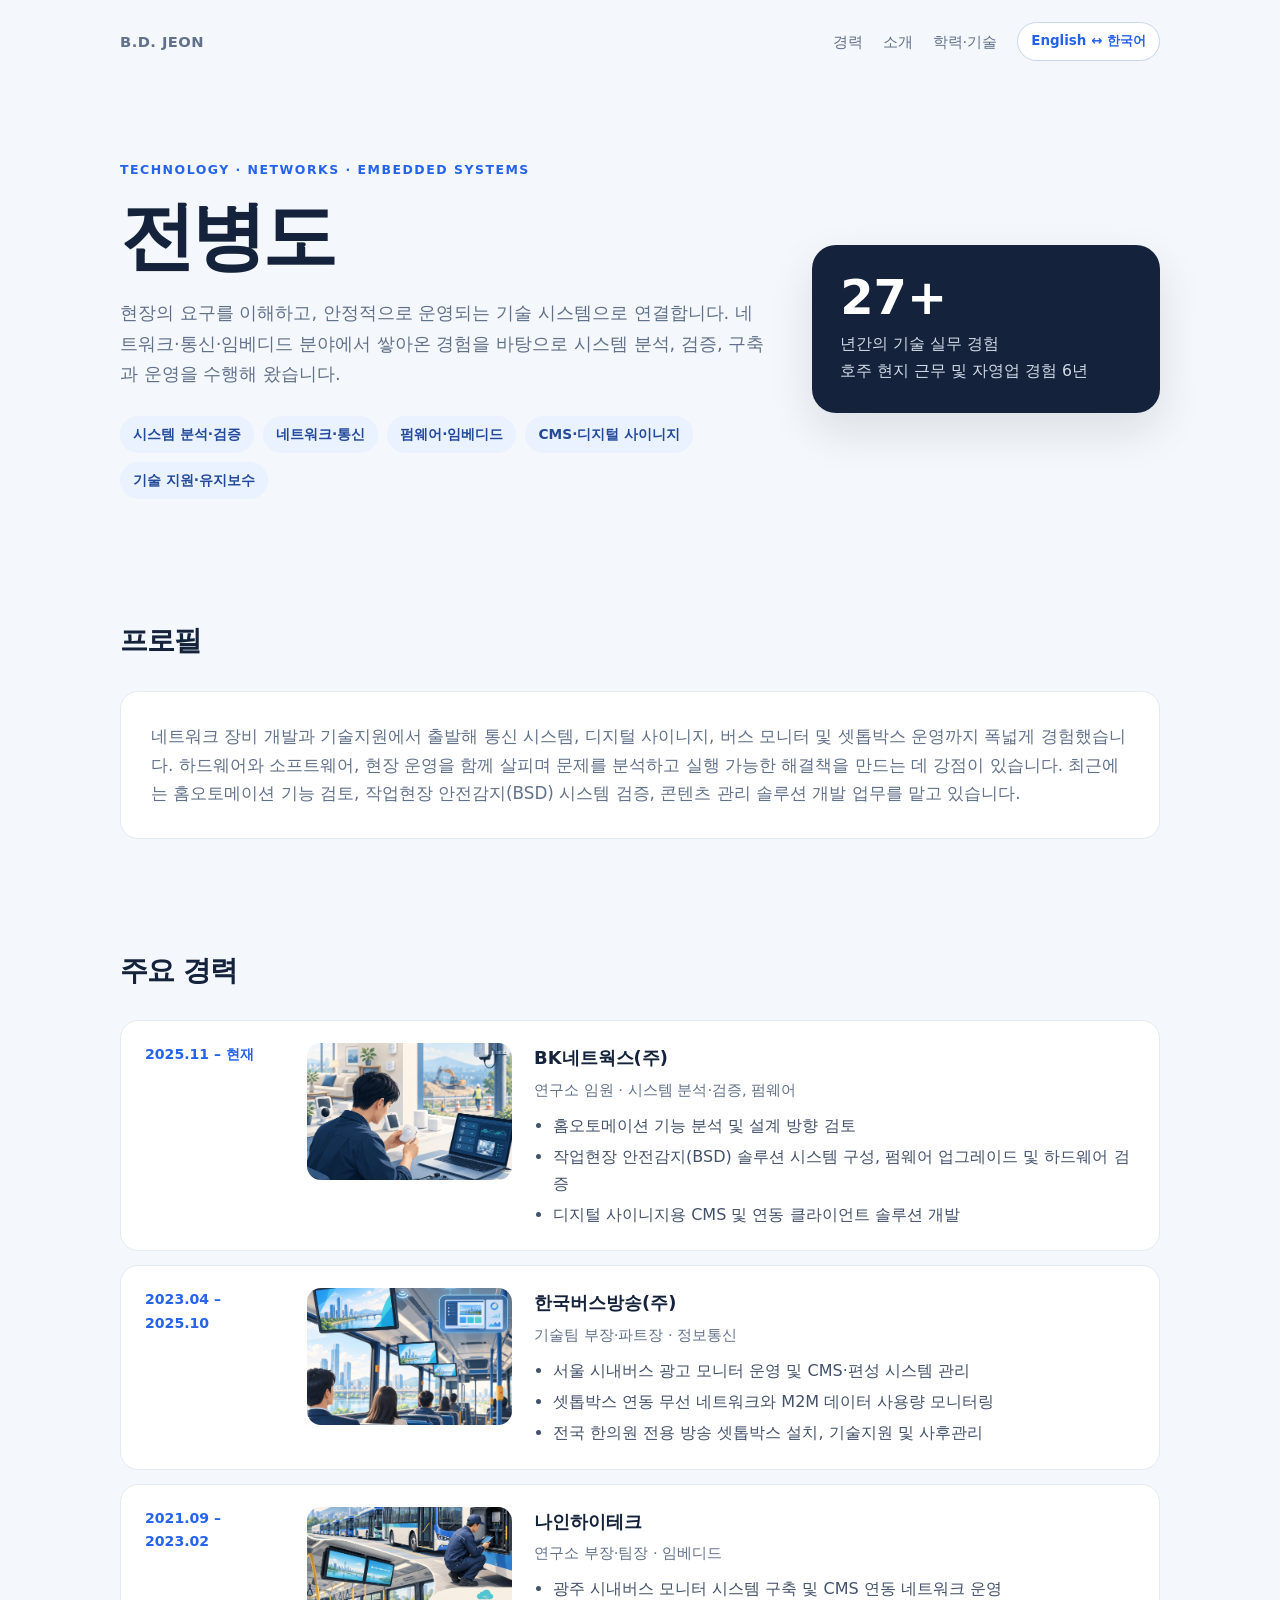
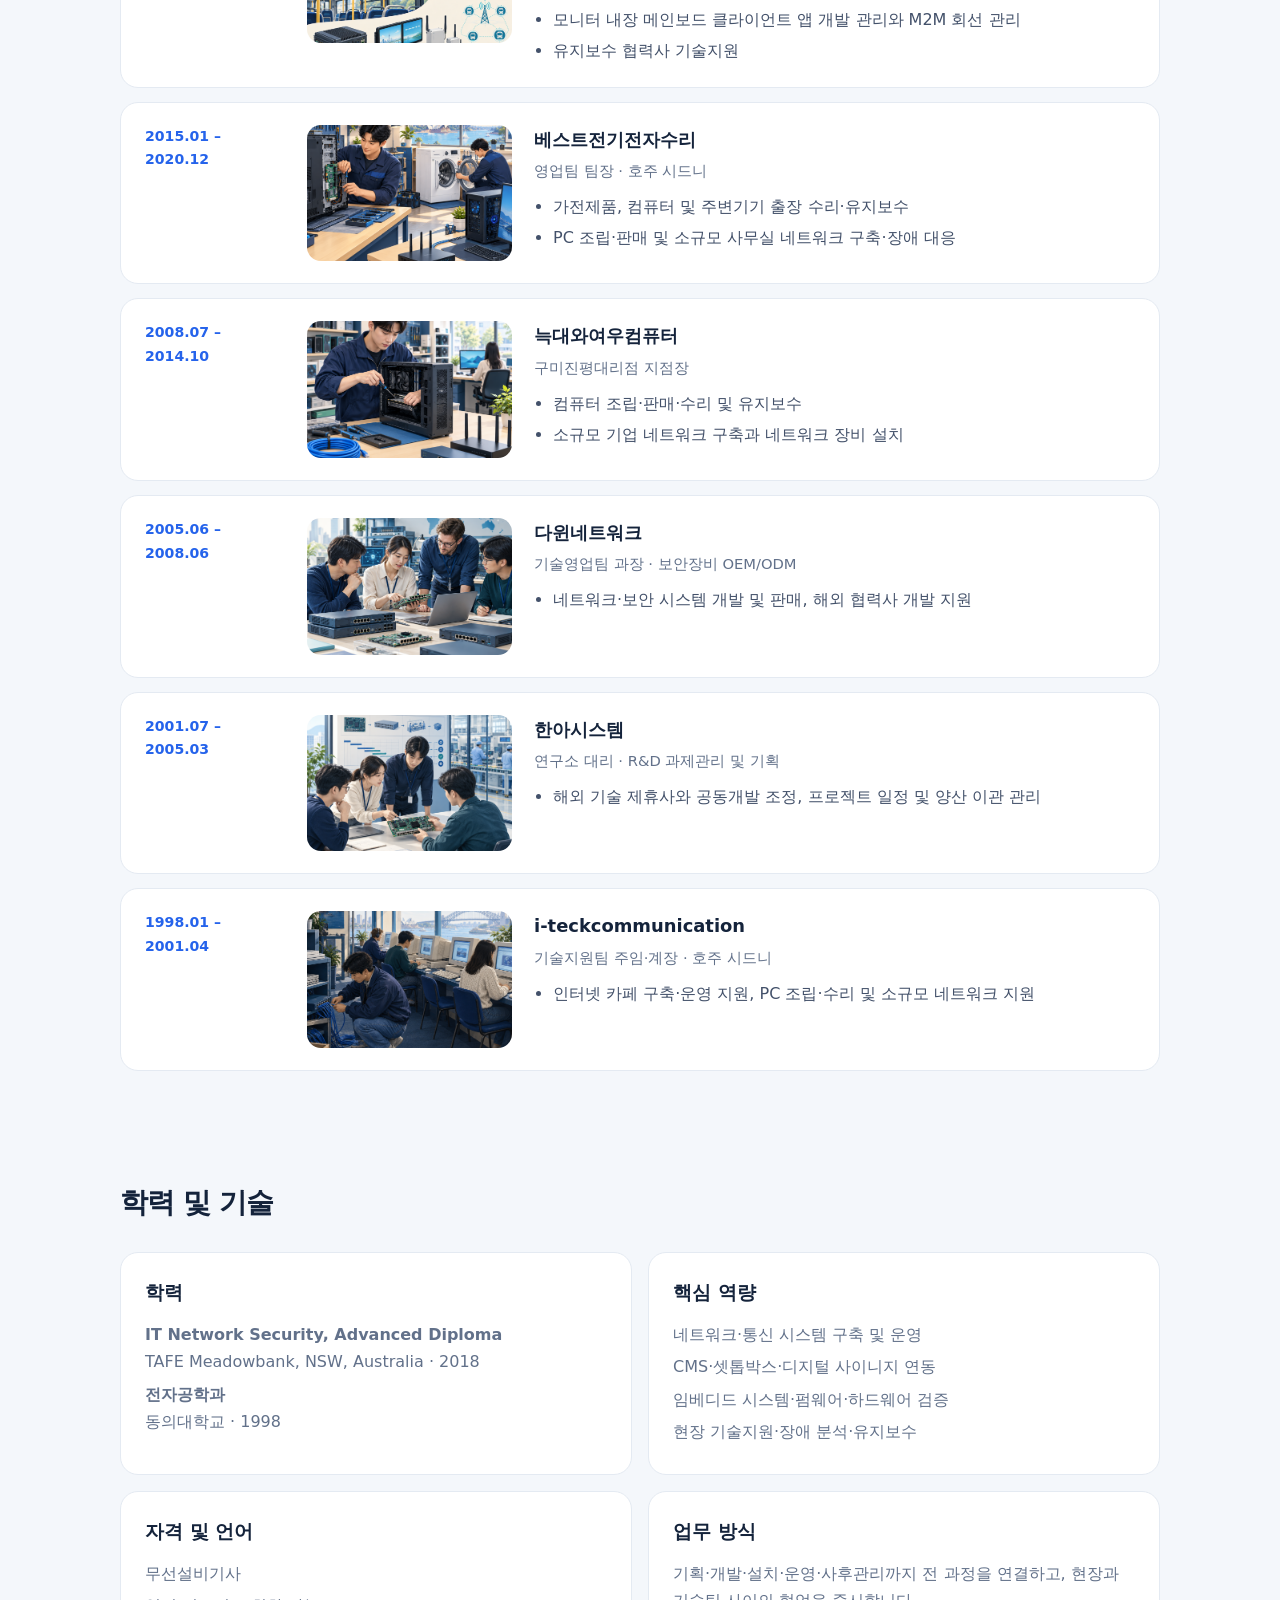
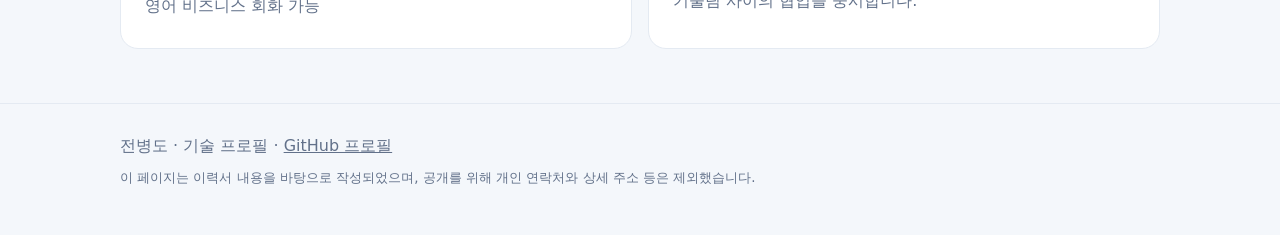
<file: index.html>
<!doctype html>
<html lang="en">
<head>
  <meta charset="utf-8">
  <meta name="viewport" content="width=device-width, initial-scale=1">
  <meta id="page-description" name="description" content="Technology profile of B.D. Jeon, with 27+ years of experience across networks, communications, embedded systems and technical operations.">
  <meta property="og:type" content="website">
  <title id="page-title">B.D. Jeon | Technology Profile</title>
  <style>
    :root {
      --ink: #14233b;
      --muted: #62718a;
      --blue: #2563eb;
      --line: #e4eaf2;
      --paper: #fff;
      --bg: #f4f7fb;
      --pale: #eaf1ff;
      --shadow: 0 18px 45px rgba(20, 35, 59, .11);
    }
    * { box-sizing: border-box; }
    html { scroll-behavior: smooth; }
    body {
      margin: 0;
      background: var(--bg);
      color: var(--ink);
      font-family: system-ui, -apple-system, "Segoe UI", sans-serif;
      line-height: 1.7;
    }
    a { color: inherit; }
    .wrap { width: min(1040px, calc(100% - 40px)); margin: auto; }
    nav {
      display: flex;
      justify-content: space-between;
      align-items: center;
      gap: 20px;
      padding: 22px 0;
    }
    .brand { font-weight: 800; letter-spacing: .03em; text-decoration: none; }
    nav > div { display: flex; align-items: center; gap: 20px; }
    nav a { color: var(--muted); text-decoration: none; font-size: .92rem; }
    nav a:hover, footer a:hover { color: var(--blue); }
    #language-toggle {
      border: 1px solid #c8d6ee;
      border-radius: 999px;
      background: var(--paper);
      color: var(--blue);
      cursor: pointer;
      font: inherit;
      font-size: .84rem;
      font-weight: 750;
      padding: 7px 13px;
      white-space: nowrap;
    }
    #language-toggle:hover { background: var(--pale); }
    .en, .ko { display: inline; }
    .ko { display: none; }
    body.lang-ko .en { display: none; }
    body.lang-ko .ko { display: inline; }
    .hero {
      padding: 76px 0 64px;
      display: grid;
      grid-template-columns: 1.5fr .8fr;
      gap: 40px;
      align-items: center;
    }
    .eyebrow {
      color: var(--blue);
      font-weight: 750;
      letter-spacing: .12em;
      text-transform: uppercase;
      font-size: .78rem;
    }
    h1 {
      font-size: clamp(2.6rem, 6vw, 4.7rem);
      line-height: 1.12;
      letter-spacing: -.055em;
      margin: 14px 0 20px;
    }
    .hero > div > p { font-size: 1.12rem; color: var(--muted); max-width: 650px; margin: 0; }
    .hero-card {
      background: var(--ink);
      color: #fff;
      border-radius: 24px;
      padding: 28px;
      box-shadow: var(--shadow);
    }
    .hero-card .num { font-size: 3rem; font-weight: 850; line-height: 1; }
    .hero-card p { color: #d0d8e6; font-size: .98rem; margin: 10px 0 0; }
    .chips { display: flex; flex-wrap: wrap; gap: 9px; margin-top: 26px; }
    .chip {
      background: var(--pale);
      color: #244b9b;
      border-radius: 999px;
      padding: 7px 13px;
      font-size: .86rem;
      font-weight: 650;
    }
    section { padding: 54px 0; }
    section h2 { font-size: 1.75rem; letter-spacing: -.035em; margin: 0 0 26px; }
    .intro, .panel, .job {
      background: var(--paper);
      border: 1px solid var(--line);
      border-radius: 18px;
    }
    .intro { padding: 30px; }
    .intro p { margin: 0; color: var(--muted); font-size: 1.05rem; }
    .timeline { display: grid; gap: 14px; }
    .job {
      display: grid;
      grid-template-columns: 140px 205px minmax(0, 1fr);
      gap: 22px;
      align-items: start;
      padding: 22px 24px;
    }
    .job-visual { margin: 0; }
    .job-visual img {
      display: block;
      width: 100%;
      aspect-ratio: 3 / 2;
      object-fit: cover;
      border-radius: 14px;
      background: var(--pale);
    }
    .date { color: var(--blue); font-size: .88rem; font-weight: 750; }
    .job h3 { margin: 0; font-size: 1.12rem; }
    .role { color: var(--muted); font-size: .92rem; margin: 3px 0 10px; }
    .job ul { padding-left: 19px; margin: 0; color: #43516a; }
    .job li + li { margin-top: 4px; }
    .grid { display: grid; grid-template-columns: repeat(2, 1fr); gap: 16px; }
    .panel { padding: 24px; }
    .panel h3 { margin: 0 0 12px; }
    .panel p { margin: 5px 0; color: var(--muted); }
    footer { border-top: 1px solid var(--line); padding: 28px 0 46px; color: var(--muted); }
    footer small { display: block; margin-top: 8px; line-height: 1.6; }
    @media (max-width: 820px) {
      .hero { grid-template-columns: 1fr; padding-top: 48px; }
      .job { grid-template-columns: 110px 1fr; }
      .job-visual { grid-row: span 2; }
      .job > div:last-child { grid-column: 2; }
    }
    @media (max-width: 560px) {
      .wrap { width: min(100% - 28px, 1040px); }
      nav { align-items: flex-start; gap: 12px; }
      nav > div { flex-wrap: wrap; justify-content: flex-end; gap: 8px 12px; }
      .hero { padding-bottom: 36px; }
      section { padding: 36px 0; }
      .grid { grid-template-columns: 1fr; }
      .job { grid-template-columns: 1fr; gap: 14px; }
      .job-visual { grid-row: auto; }
      .job > div:last-child { grid-column: auto; }
    }
  </style>
</head>
<body class="lang-ko">
  <header class="wrap">
    <nav aria-label="Primary navigation">
      <a class="brand" href="#top">B.D. JEON</a>
      <div>
        <a href="#career"><span class="en">Career</span><span class="ko">경력</span></a>
        <a href="#about"><span class="en">About</span><span class="ko">소개</span></a>
        <a href="#education"><span class="en">Education &amp; Skills</span><span class="ko">학력·기술</span></a>
        <button id="language-toggle" type="button" aria-label="Switch to Korean">한국어 ↔ English</button>
      </div>
    </nav>
  </header>

  <main id="top">
    <section class="wrap hero">
      <div>
        <div class="eyebrow">Technology · Networks · Embedded Systems</div>
        <h1><span class="en">Bill Jeon</span><span class="ko">전병도</span></h1>
        <p><span class="en">I understand the needs of the field and connect them to technology systems that operate reliably. With experience across networks, communications and embedded systems, I work across analysis, validation, deployment and ongoing operations.</span><span class="ko">현장의 요구를 이해하고, 안정적으로 운영되는 기술 시스템으로 연결합니다. 네트워크·통신·임베디드 분야에서 쌓아온 경험을 바탕으로 시스템 분석, 검증, 구축과 운영을 수행해 왔습니다.</span></p>
        <div class="chips" aria-label="Areas of expertise">
          <span class="chip"><span class="en">Systems Analysis &amp; Validation</span><span class="ko">시스템 분석·검증</span></span>
          <span class="chip"><span class="en">Networks &amp; Communications</span><span class="ko">네트워크·통신</span></span>
          <span class="chip"><span class="en">Firmware &amp; Embedded Systems</span><span class="ko">펌웨어·임베디드</span></span>
          <span class="chip"><span class="en">CMS &amp; Digital Signage</span><span class="ko">CMS·디지털 사이니지</span></span>
          <span class="chip"><span class="en">Technical Support &amp; Maintenance</span><span class="ko">기술 지원·유지보수</span></span>
        </div>
      </div>
      <aside class="hero-card">
        <div class="num">27+</div>
        <p><span class="en">Years of hands-on technology experience, including six years working and running a business in Australia.</span><span class="ko">년간의 기술 실무 경험<br>호주 현지 근무 및 자영업 경험 6년</span></p>
      </aside>
    </section>

    <section class="wrap" id="about">
      <h2><span class="en">Profile</span><span class="ko">프로필</span></h2>
      <div class="intro">
        <p><span class="en">My experience spans network equipment development and technical support, communications systems, digital signage, bus monitors and set-top box operations. I bring hardware, software and field operations together to analyze problems and build practical solutions. More recently, my work has included home automation feature reviews, validation of blind-spot detection (BSD) systems for work sites, and the development of content management solutions.</span><span class="ko">네트워크 장비 개발과 기술지원에서 출발해 통신 시스템, 디지털 사이니지, 버스 모니터 및 셋톱박스 운영까지 폭넓게 경험했습니다. 하드웨어와 소프트웨어, 현장 운영을 함께 살피며 문제를 분석하고 실행 가능한 해결책을 만드는 데 강점이 있습니다. 최근에는 홈오토메이션 기능 검토, 작업현장 안전감지(BSD) 시스템 검증, 콘텐츠 관리 솔루션 개발 업무를 맡고 있습니다.</span></p>
      </div>
    </section>

    <section class="wrap" id="career">
      <h2><span class="en">Career</span><span class="ko">주요 경력</span></h2>
      <div class="timeline">
        <article class="job">
          <div class="date"><span class="en">Nov 2025 – Present</span><span class="ko">2025.11 – 현재</span></div>
          <figure class="job-visual">
            <img src="./career-bk-networks.png" alt="Technology engineer reviewing smart-home devices and a work-site safety detection system" data-alt-en="Technology engineer reviewing smart-home devices and a work-site safety detection system" data-alt-ko="스마트홈 기기와 작업현장 안전감지 시스템을 점검하는 기술 엔지니어" loading="lazy" decoding="async">
          </figure>
          <div>
            <h3><span class="en">BK Networks Co., Ltd.</span><span class="ko">BK네트웍스(주)</span></h3>
            <div class="role"><span class="en">Executive Director, R&amp;D Lab · Systems Analysis, Validation &amp; Firmware</span><span class="ko">연구소 임원 · 시스템 분석·검증, 펌웨어</span></div>
            <ul>
              <li><span class="en">Review home automation features and product direction.</span><span class="ko">홈오토메이션 기능 분석 및 설계 방향 검토</span></li>
              <li><span class="en">Configure work-site blind-spot detection (BSD) systems, upgrade firmware and validate hardware.</span><span class="ko">작업현장 안전감지(BSD) 솔루션 시스템 구성, 펌웨어 업그레이드 및 하드웨어 검증</span></li>
              <li><span class="en">Develop CMS and client solutions for digital signage.</span><span class="ko">디지털 사이니지용 CMS 및 연동 클라이언트 솔루션 개발</span></li>
            </ul>
          </div>
        </article>

        <article class="job">
          <div class="date"><span class="en">Apr 2023 – Oct 2025</span><span class="ko">2023.04 – 2025.10</span></div>
          <figure class="job-visual">
            <img src="./career-korea-bus-broadcast.png" alt="City bus digital advertising monitors, set-top boxes and a content management system" data-alt-en="City bus digital advertising monitors, set-top boxes and a content management system" data-alt-ko="시내버스 디지털 광고 모니터와 셋톱박스, 콘텐츠 관리 시스템" loading="lazy" decoding="async">
          </figure>
          <div>
            <h3><span class="en">Korea Bus Broadcasting Co., Ltd.</span><span class="ko">한국버스방송(주)</span></h3>
            <div class="role"><span class="en">Technical Team General Manager &amp; Team Lead · Information &amp; Communications</span><span class="ko">기술팀 부장·파트장 · 정보통신</span></div>
            <ul>
              <li><span class="en">Operated advertising monitors on Seoul city buses and managed CMS and scheduling systems.</span><span class="ko">서울 시내버스 광고 모니터 운영 및 CMS·편성 시스템 관리</span></li>
              <li><span class="en">Monitored wireless networks connected to set-top boxes and M2M data usage.</span><span class="ko">셋톱박스 연동 무선 네트워크와 M2M 데이터 사용량 모니터링</span></li>
              <li><span class="en">Installed, supported and maintained dedicated broadcast set-top boxes for clinics nationwide.</span><span class="ko">전국 한의원 전용 방송 셋톱박스 설치, 기술지원 및 사후관리</span></li>
            </ul>
          </div>
        </article>

        <article class="job">
          <div class="date"><span class="en">Sep 2021 – Feb 2023</span><span class="ko">2021.09 – 2023.02</span></div>
          <figure class="job-visual">
            <img src="./career-ninehightech.png" alt="Field installation of bus monitors and embedded controllers with a network inspection" data-alt-en="Field installation of bus monitors and embedded controllers with a network inspection" data-alt-ko="버스 모니터와 임베디드 컨트롤러를 설치하고 네트워크를 점검하는 현장" loading="lazy" decoding="async">
          </figure>
          <div>
            <h3><span class="en">Nine High Tech</span><span class="ko">나인하이테크</span></h3>
            <div class="role"><span class="en">R&amp;D General Manager &amp; Team Lead · Embedded Systems</span><span class="ko">연구소 부장·팀장 · 임베디드</span></div>
            <ul>
              <li><span class="en">Deployed city bus monitor systems in Gwangju and operated their CMS-connected networks.</span><span class="ko">광주 시내버스 모니터 시스템 구축 및 CMS 연동 네트워크 운영</span></li>
              <li><span class="en">Managed development of the monitor mainboard client app and M2M lines.</span><span class="ko">모니터 내장 메인보드 클라이언트 앱 개발 관리와 M2M 회선 관리</span></li>
              <li><span class="en">Provided technical support to maintenance partners.</span><span class="ko">유지보수 협력사 기술지원</span></li>
            </ul>
          </div>
        </article>

        <article class="job">
          <div class="date"><span class="en">Jan 2015 – Dec 2020</span><span class="ko">2015.01 – 2020.12</span></div>
          <figure class="job-visual">
            <img src="./career-best-electronics-sydney.png" alt="Technician repairing appliances, computers and an office network in a Sydney workshop" data-alt-en="Technician repairing appliances, computers and an office network in a Sydney workshop" data-alt-ko="시드니 작업장에서 가전제품과 컴퓨터, 사무실 네트워크를 수리하는 기술자" loading="lazy" decoding="async">
          </figure>
          <div>
            <h3><span class="en">Best Electrical &amp; Electronics Repair</span><span class="ko">베스트전기전자수리</span></h3>
            <div class="role"><span class="en">Sales Team Lead · Sydney, Australia</span><span class="ko">영업팀 팀장 · 호주 시드니</span></div>
            <ul>
              <li><span class="en">Provided on-site repair and maintenance for appliances, computers and peripherals.</span><span class="ko">가전제품, 컴퓨터 및 주변기기 출장 수리·유지보수</span></li>
              <li><span class="en">Built and sold PCs, and set up and troubleshot small-office networks.</span><span class="ko">PC 조립·판매 및 소규모 사무실 네트워크 구축·장애 대응</span></li>
            </ul>
          </div>
        </article>

        <article class="job">
          <div class="date"><span class="en">Jul 2008 – Oct 2014</span><span class="ko">2008.07 – 2014.10</span></div>
          <figure class="job-visual">
            <img src="./career-wolf-and-fox-computer.png" alt="Computer store workstation for desktop assembly and network equipment installation" data-alt-en="Computer store workstation for desktop assembly and network equipment installation" data-alt-ko="컴퓨터 매장에서 데스크톱 조립과 네트워크 장비 설치를 하는 모습" loading="lazy" decoding="async">
          </figure>
          <div>
            <h3><span class="en">Wolf &amp; Fox Computer</span><span class="ko">늑대와여우컴퓨터</span></h3>
            <div class="role"><span class="en">Branch Manager, Gumi Jinpyeong Branch</span><span class="ko">구미진평대리점 지점장</span></div>
            <ul>
              <li><span class="en">Assembled, sold, repaired and maintained computers.</span><span class="ko">컴퓨터 조립·판매·수리 및 유지보수</span></li>
              <li><span class="en">Built small-business networks and installed network equipment.</span><span class="ko">소규모 기업 네트워크 구축과 네트워크 장비 설치</span></li>
            </ul>
          </div>
        </article>

        <article class="job">
          <div class="date"><span class="en">Jun 2005 – Jun 2008</span><span class="ko">2005.06 – 2008.06</span></div>
          <figure class="job-visual">
            <img src="./career-dawin-network.png" alt="Engineering team developing network security equipment and circuit boards" data-alt-en="Engineering team developing network security equipment and circuit boards" data-alt-ko="네트워크 보안 장비와 회로 기판을 개발하는 엔지니어링 팀" loading="lazy" decoding="async">
          </figure>
          <div>
            <h3><span class="en">Dawin Network</span><span class="ko">다윈네트워크</span></h3>
            <div class="role"><span class="en">Technical Sales Manager · Security Equipment OEM/ODM</span><span class="ko">기술영업팀 과장 · 보안장비 OEM/ODM</span></div>
            <ul>
              <li><span class="en">Developed and sold network and security systems, while supporting development with overseas partners.</span><span class="ko">네트워크·보안 시스템 개발 및 판매, 해외 협력사 개발 지원</span></li>
            </ul>
          </div>
        </article>

        <article class="job">
          <div class="date"><span class="en">Jul 2001 – Mar 2005</span><span class="ko">2001.07 – 2005.03</span></div>
          <figure class="job-visual">
            <img src="./career-hanaa-system.png" alt="Engineers coordinating a network equipment R&D project and production transfer" data-alt-en="Engineers coordinating a network equipment R&D project and production transfer" data-alt-ko="네트워크 장비 연구개발 프로젝트와 생산 이관을 준비하는 엔지니어들" loading="lazy" decoding="async">
          </figure>
          <div>
            <h3><span class="en">Hanaa System</span><span class="ko">한아시스템</span></h3>
            <div class="role"><span class="en">R&amp;D Associate · Project Management &amp; Planning</span><span class="ko">연구소 대리 · R&amp;D 과제관리 및 기획</span></div>
            <ul>
              <li><span class="en">Coordinated joint development with overseas technology partners and managed project schedules and production transfer.</span><span class="ko">해외 기술 제휴사와 공동개발 조정, 프로젝트 일정 및 양산 이관 관리</span></li>
            </ul>
          </div>
        </article>

        <article class="job">
          <div class="date"><span class="en">Jan 1998 – Apr 2001</span><span class="ko">1998.01 – 2001.04</span></div>
          <figure class="job-visual">
            <img src="./career-i-teck-sydney.png" alt="1990s Sydney internet cafe with CRT computers and network installation work" data-alt-en="1990s Sydney internet cafe with CRT computers and network installation work" data-alt-ko="1990년대 시드니 인터넷 카페의 CRT 컴퓨터와 네트워크 설치 작업" loading="lazy" decoding="async">
          </figure>
          <div>
            <h3>i-teckcommunication</h3>
            <div class="role"><span class="en">Technical Support Supervisor · Sydney, Australia</span><span class="ko">기술지원팀 주임·계장 · 호주 시드니</span></div>
            <ul>
              <li><span class="en">Supported internet cafe setup and operations, PC assembly and repair, and small-network projects.</span><span class="ko">인터넷 카페 구축·운영 지원, PC 조립·수리 및 소규모 네트워크 지원</span></li>
            </ul>
          </div>
        </article>
      </div>
    </section>

    <section class="wrap" id="education">
      <h2><span class="en">Education &amp; Skills</span><span class="ko">학력 및 기술</span></h2>
      <div class="grid">
        <div class="panel">
          <h3><span class="en">Education</span><span class="ko">학력</span></h3>
          <p><strong>IT Network Security, Advanced Diploma</strong><br>TAFE Meadowbank, NSW, Australia · 2018</p>
          <p><strong><span class="en">Electrical Engineering</span><span class="ko">전자공학과</span></strong><br><span class="en">Dong-Eui University</span><span class="ko">동의대학교</span> · 1998</p>
        </div>
        <div class="panel">
          <h3><span class="en">Core Capabilities</span><span class="ko">핵심 역량</span></h3>
          <p><span class="en">Network and communications system deployment and operations</span><span class="ko">네트워크·통신 시스템 구축 및 운영</span></p>
          <p><span class="en">CMS, set-top box and digital signage integration</span><span class="ko">CMS·셋톱박스·디지털 사이니지 연동</span></p>
          <p><span class="en">Embedded systems, firmware and hardware validation</span><span class="ko">임베디드 시스템·펌웨어·하드웨어 검증</span></p>
          <p><span class="en">Field technical support, troubleshooting and maintenance</span><span class="ko">현장 기술지원·장애 분석·유지보수</span></p>
        </div>
        <div class="panel">
          <h3><span class="en">Certification &amp; Languages</span><span class="ko">자격 및 언어</span></h3>
          <p><span class="en">Wireless Equipment Engineer certification</span><span class="ko">무선설비기사</span></p>
          <p><span class="en">Business conversation in English</span><span class="ko">영어 비즈니스 회화 가능</span></p>
        </div>
        <div class="panel">
          <h3><span class="en">How I Work</span><span class="ko">업무 방식</span></h3>
          <p><span class="en">I connect the full delivery cycle—from planning and development through installation, operations and after-sales support—and value close collaboration between field teams and engineers.</span><span class="ko">기획·개발·설치·운영·사후관리까지 전 과정을 연결하고, 현장과 기술팀 사이의 협업을 중시합니다.</span></p>
        </div>
      </div>
    </section>
  </main>

  <footer>
    <div class="wrap">
      <span class="en">Bill Jeon <span aria-hidden="true">·</span> Technology Profile · <a href="https://github.com/Bill-Jeon-Korea">GitHub Profile</a></span>
      <span class="ko">전병도 <span aria-hidden="true">·</span> 기술 프로필 · <a href="https://github.com/Bill-Jeon-Korea">GitHub 프로필</a></span>
      <small><span class="en">This page is based on my résumé. Personal contact details and precise addresses have been omitted for public presentation.</span><span class="ko">이 페이지는 이력서 내용을 바탕으로 작성되었으며, 공개를 위해 개인 연락처와 상세 주소 등은 제외했습니다.</span></small>
    </div>
  </footer>

  <script>
    const languageToggle = document.getElementById('language-toggle');
    const pageTitle = document.getElementById('page-title');
    const pageDescription = document.getElementById('page-description');
    const imageElements = document.querySelectorAll('img[data-alt-en]');
    const languageCopy = {
      en: {
        title: 'B.D. Jeon | Technology Profile',
        description: 'Technology profile of B.D. Jeon, with 27+ years of experience across networks, communications, embedded systems and technical operations.'
      },
      ko: {
        title: '전병도 | 기술 프로필',
        description: '네트워크·통신·임베디드 시스템 분야에서 27년 이상의 실무 경험을 쌓아온 전병도의 기술 프로필입니다.'
      }
    };
    function setLanguage(language) {
      const isKorean = language === 'ko';
      document.body.classList.toggle('lang-ko', isKorean);
      document.documentElement.lang = language;
      pageTitle.textContent = languageCopy[language].title;
      pageDescription.setAttribute('content', languageCopy[language].description);
      imageElements.forEach(function (image) {
        image.alt = isKorean ? image.dataset.altKo : image.dataset.altEn;
      });
      languageToggle.textContent = isKorean ? 'English ↔ 한국어' : '한국어 ↔ English';
      languageToggle.setAttribute('aria-label', isKorean ? 'Switch to English' : '한국어로 전환');
    }
    languageToggle.addEventListener('click', function () {
      setLanguage(document.documentElement.lang === 'en' ? 'ko' : 'en');
    });
    setLanguage('ko');
  </script>
</body>
</html>
</file>
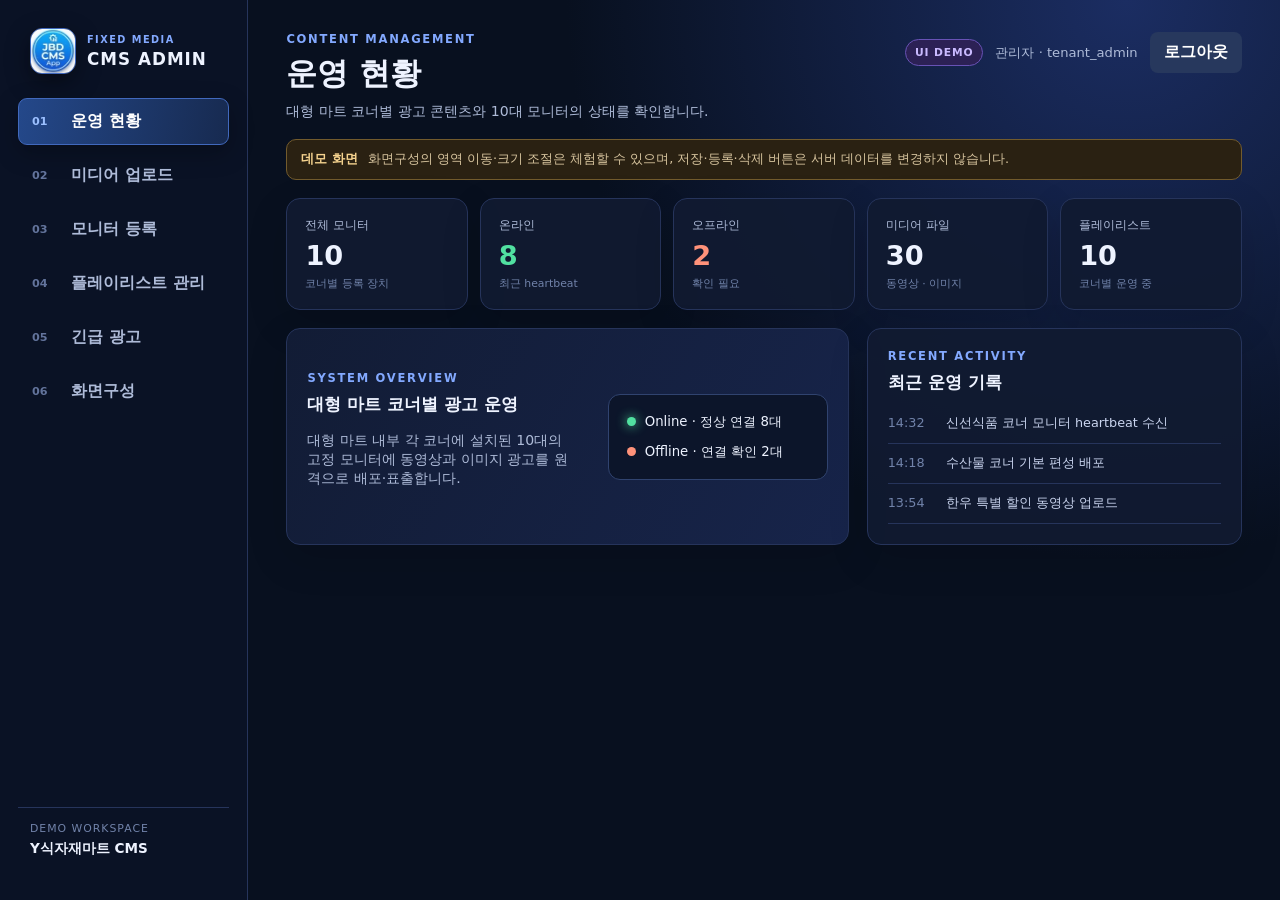
<file: CMS/index.html>
<!doctype html>
<html lang="ko">
<head>
  <meta charset="utf-8">
  <meta name="viewport" content="width=device-width, initial-scale=1">
  <meta name="description" content="JBD Fixed Media CMS 관리자 화면 데모">
  <title>JBD Fixed Media CMS · Demo</title>
  <link rel="icon" type="image/jpeg" href="./web-cms-icon.jpg">
  <link rel="stylesheet" href="./styles.css?v=20261028">
</head>
<body>
  <main class="admin-layout">
    <aside class="sidebar" aria-label="CMS 관리 메뉴">
      <div class="brand">
        <img src="./web-cms-icon.jpg" alt="JBD CMS App">
        <div><p>FIXED MEDIA</p><strong>CMS ADMIN</strong></div>
      </div>

      <nav class="side-nav" aria-label="주 메뉴">
        <button type="button" class="nav-button active" data-view-target="overview" aria-current="page"><span>01</span>운영 현황</button>
        <button type="button" class="nav-button" data-view-target="media"><span>02</span>미디어 업로드</button>
        <button type="button" class="nav-button" data-view-target="devices"><span>03</span>모니터 등록</button>
        <button type="button" class="nav-button" data-view-target="playlists"><span>04</span>플레이리스트 관리</button>
        <button type="button" class="nav-button" data-view-target="urgent"><span>05</span>긴급 광고</button>
        <button type="button" class="nav-button" data-view-target="layouts"><span>06</span>화면구성</button>
      </nav>

      <div class="sidebar-footer">
        <span>DEMO WORKSPACE</span>
        <strong>Y식자재마트 CMS</strong>
      </div>
    </aside>

    <section class="workspace">
      <header class="topbar">
        <div>
          <p class="eyebrow">CONTENT MANAGEMENT</p>
          <h1 id="viewTitle">운영 현황</h1>
          <p id="viewDescription" class="description">등록된 콘텐츠와 모니터의 현재 상태를 확인합니다.</p>
        </div>
        <div class="header-actions">
          <span class="demo-chip">UI DEMO</span>
          <span class="user-label">관리자 · tenant_admin</span>
          <button type="button" class="button secondary" data-demo-action>로그아웃</button>
        </div>
      </header>

      <div class="demo-notice"><strong>데모 화면</strong><span>화면구성의 영역 이동·크기 조절은 체험할 수 있으며, 저장·등록·삭제 버튼은 서버 데이터를 변경하지 않습니다.</span></div>

      <section class="view-panel" data-view="overview">
        <div class="metrics">
          <article><span>전체 모니터</span><strong>10</strong><small>코너별 등록 장치</small></article>
          <article><span>온라인</span><strong class="ok">8</strong><small>최근 heartbeat</small></article>
          <article><span>오프라인</span><strong class="alert">2</strong><small>확인 필요</small></article>
          <article><span>미디어 파일</span><strong>30</strong><small>동영상 · 이미지</small></article>
          <article><span>플레이리스트</span><strong>10</strong><small>코너별 운영 중</small></article>
        </div>

        <div class="overview-grid">
          <section class="panel overview-card">
            <div><p class="section-kicker">SYSTEM OVERVIEW</p><h2>대형 마트 코너별 광고 운영</h2><p class="help">대형 마트 내부 각 코너에 설치된 10대의 고정 모니터에 동영상과 이미지 광고를 원격으로 배포·표출합니다.</p></div>
            <div class="status-guide">
              <span><i class="dot online"></i>Online · 정상 연결 8대</span>
              <span><i class="dot warning"></i>Offline · 연결 확인 2대</span>
            </div>
          </section>
          <section class="panel activity-card">
            <p class="section-kicker">RECENT ACTIVITY</p>
            <h2>최근 운영 기록</h2>
            <ul>
              <li><time>14:32</time><span>신선식품 코너 모니터 heartbeat 수신</span></li>
              <li><time>14:18</time><span>수산물 코너 기본 편성 배포</span></li>
              <li><time>13:54</time><span>한우 특별 할인 동영상 업로드</span></li>
            </ul>
          </section>
        </div>
      </section>

      <section class="view-panel" data-view="media" hidden>
        <div class="content-grid form-and-list">
          <section class="panel form-panel">
            <p class="section-kicker">NEW MEDIA</p><h2>미디어 업로드</h2>
            <form class="form-stack demo-form">
              <label>광고명<input value="주말 신선식품 할인"></label>
              <label>형식<select><option>이미지</option><option>동영상</option><option>오디오</option></select></label>
              <label>태그<input value="공통, 행사"></label>
              <label>파일<input type="file" accept="video/*,image/*,audio/*"></label>
              <button type="submit" class="button" data-demo-action>등록 및 업로드</button>
            </form>
          </section>
          <section class="panel table-panel">
            <div class="table-title"><div><p class="section-kicker">MEDIA LIBRARY</p><h2>미디어 라이브러리</h2></div><button type="button" class="button danger" data-demo-action>선택 미디어 삭제</button></div>
            <p class="help">업로드된 광고 파일과 태그를 확인합니다.</p>
            <div class="table-wrap"><table><thead><tr><th>선택</th><th>이름</th><th>형식</th><th>파일</th><th>태그</th><th>재생시간</th></tr></thead><tbody id="mediaRows"></tbody></table></div>
          </section>
        </div>
      </section>

      <section class="view-panel" data-view="devices" hidden>
        <div class="content-grid form-and-list">
          <section class="panel form-panel">
            <p class="section-kicker">NEW DEVICE</p><h2>모니터 등록</h2>
            <form class="form-stack demo-form">
              <label>표시 이름<input value="과일코너 모니터"></label>
              <label>코너 / Zone<input value="과일"></label>
              <label>기기 키<input placeholder="CMS 자동 생성"></label>
              <label>MAC 주소<input value="AA:BB:CC:DD:EE:FF"></label>
              <button type="submit" class="button" data-demo-action>모니터 등록</button>
            </form>
          </section>
          <section class="panel table-panel">
            <div class="table-title"><div><p class="section-kicker">DEVICE STATUS</p><h2>모니터 상태</h2></div><div class="table-actions"><button type="button" class="button secondary" data-demo-action>정보변경</button><button type="button" class="button danger" data-demo-action>삭제</button></div></div>
            <p class="help">등록 장치의 연결 상태와 인증 정보를 확인합니다.</p>
            <div class="table-wrap"><table><thead><tr><th><input type="checkbox" aria-label="전체 선택"></th><th>이름</th><th>Zone</th><th>상태</th><th>최근 연결</th><th>기기 ID</th><th>기기 키</th><th>재생 플레이리스트</th></tr></thead><tbody id="deviceRows"></tbody></table></div>
          </section>
        </div>
      </section>

      <section class="view-panel" data-view="playlists" hidden>
        <div class="content-grid playlist-grid">
          <section class="panel form-panel">
            <p class="section-kicker">PLAYLIST</p><h2>플레이리스트 만들기</h2>
            <form class="form-stack demo-form">
              <label>플레이리스트명<input value="주말 공통 광고"></label>
              <label>설명<input value="전 코너 주말 행사 편성"></label>
              <button type="submit" class="button" data-demo-action>플레이리스트 생성</button>
              <hr>
              <label>미디어(복수 선택 가능)<select id="playlistMediaSelect" multiple size="8"></select></label>
              <label>이미지 재생 시간(초)<input type="number" value="10" min="1" max="3600"></label>
              <button type="button" class="button secondary" data-demo-action>선택한 플레이리스트에 추가</button>
            </form>
          </section>
          <section class="panel table-panel">
            <p class="section-kicker">PLAYLIST LIBRARY</p><h2>플레이리스트 목록</h2>
            <div class="table-wrap"><table><thead><tr><th>선택</th><th>이름</th><th>설명</th><th>포함 미디어</th><th>대상 모니터</th><th>버전</th><th>관리</th></tr></thead><tbody id="playlistRows"></tbody></table></div>
          </section>
        </div>
        <section class="panel detail-panel">
          <div class="table-title"><div><p class="section-kicker">PLAYLIST DETAIL</p><h2 id="playlistDetailTitle">코너 플레이리스트 · 편성 미디어</h2><p id="playlistDuration" class="help"></p></div><button type="button" class="button danger" data-demo-action>선택 항목 삭제</button></div>
          <div class="table-wrap"><table><thead><tr><th>선택</th><th>순서</th><th>미디어</th><th>형식</th><th>재생시간</th><th>순서 변경</th></tr></thead><tbody id="playlistItemRows"></tbody></table></div>
          <div class="mapping"><div><h2>연결 모니터(Client)</h2><p class="help">플레이리스트를 수신할 모니터를 선택합니다.</p></div><div id="playlistDeviceOptions" class="device-options"></div><button type="button" class="button" data-demo-action>모니터 매핑 저장</button></div>
        </section>
      </section>

      <section class="view-panel" data-view="urgent" hidden>
        <section class="panel urgent-panel">
          <div><p class="section-kicker">REAL-TIME INSERTION</p><h2>긴급 할인 광고</h2><p class="help">지정한 기간 동안 현재 플레이리스트보다 우선하여 긴급 콘텐츠를 노출합니다.</p><div class="urgent-rule"><span>우선순위</span><strong>500</strong><small>숫자가 높을수록 먼저 재생</small></div></div>
          <form class="form-stack urgent-form demo-form">
            <label>이름<input value="오늘 한정 타임세일"></label>
            <label>미디어<select id="urgentMediaSelect"></select></label>
            <label>대상 모니터<select id="urgentDeviceSelect"></select></label>
            <label>시작<input type="datetime-local" value="2026-10-24T15:00"></label>
            <label>종료<input type="datetime-local" value="2026-10-24T18:00"></label>
            <label>우선순위<input type="number" min="1" max="1000" value="500"></label>
            <button type="submit" class="button urgent" data-demo-action>긴급 삽입</button>
          </form>
        </section>
      </section>

      <section class="view-panel" data-view="layouts" hidden>
        <div class="layout-workspace">
          <section class="panel layout-settings-panel">
            <p class="section-kicker">SCREEN LAYOUT</p>
            <h2>화면구성 설정</h2>
            <p class="help">모니터를 선택하고 최대 4개의 재생 영역을 자유롭게 배치합니다.</p>
            <form id="layoutForm" class="form-stack demo-form">
              <label>대상 모니터<select id="layoutDevice" name="device_id" required></select></label>
              <label>구성 이름<input id="layoutName" name="name" required maxlength="160" value="입구 오버레이 광고 화면"></label>
              <label>화면 비율<select id="layoutAspectRatio" name="aspect_ratio"><option value="16:9">16:9 가로형</option><option value="9:16">9:16 세로형</option><option value="4:3">4:3</option><option value="1:1">1:1</option><option value="21:9">21:9 와이드</option></select></label>
              <label class="inline-check"><input id="layoutEnabled" name="enabled" type="checkbox" checked><span>사용자 화면구성 사용</span></label>
              <div class="layout-actions">
                <button id="addLayoutRegion" type="button" class="button secondary">영역 추가</button>
                <button id="resetLayout" type="button" class="button secondary">기본 화면</button>
              </div>
              <button type="submit" class="button" data-demo-action>화면구성 저장</button>
              <button type="button" class="button danger" data-demo-action>저장된 구성 삭제</button>
            </form>
          </section>

          <section class="panel layout-preview-panel">
            <div class="table-title">
              <div><p class="section-kicker">LIVE PREVIEW</p><h2>모니터 화면 미리보기</h2></div>
              <span id="layoutRegionCount" class="layout-count">4 / 4 영역</span>
            </div>
            <p class="help">영역을 드래그하여 이동하고 오른쪽 아래 손잡이를 끌어 크기를 조절합니다. 영역끼리 겹칠 수 있습니다.</p>
            <div class="layout-canvas-frame">
              <div id="layoutCanvas" class="layout-canvas" aria-label="화면구성 미리보기"></div>
            </div>
            <div class="layout-legend"><span>0%</span><span>화면 좌표는 백분율로 구성됩니다</span><span>100%</span></div>
          </section>
        </div>

        <section class="panel layout-regions-panel">
          <div class="table-title"><div><p class="section-kicker">REGION SETTINGS</p><h2>분할 영역 상세 설정</h2></div><p class="help">각 영역에 재생할 플레이리스트와 겹침 순서를 지정합니다.</p></div>
          <div id="layoutRegionEditors" class="layout-region-editors"></div>
        </section>
      </section>
    </section>
  </main>
  <script src="./app.js?v=20261028"></script>
</body>
</html>
</file>
<file: CMS/styles.css>
:root {
  color-scheme: dark;
  font-family: Inter, "Noto Sans KR", system-ui, sans-serif;
  background: #08101f;
  color: #eef3ff;
}

* { box-sizing: border-box; }
[hidden] { display: none !important; }
body { margin: 0; min-width: 320px; background: radial-gradient(circle at 88% 0%, #1b2d62 0, #08101f 35rem) fixed; }
button, input, select { font: inherit; }
button { cursor: pointer; }
button:focus-visible, input:focus-visible, select:focus-visible { outline: 2px solid #87adff; outline-offset: 2px; }
input, select { width: 100%; padding: 10px; border: 1px solid #3a4b78; border-radius: 8px; background: #0d1428; color: #f5f7ff; }
input[type="checkbox"], input[type="radio"] { width: auto; accent-color: #5488ff; }
hr { width: 100%; margin: 8px 0; border: 0; border-top: 1px solid #26345b; }

.admin-layout { display: grid; grid-template-columns: 248px minmax(0, 1fr); min-height: 100vh; }
.sidebar { position: sticky; top: 0; height: 100vh; display: flex; flex-direction: column; padding: 28px 18px; border-right: 1px solid #26345b; background: #0b1326ed; backdrop-filter: blur(16px); }
.brand { display: flex; align-items: center; gap: 11px; padding: 0 12px 24px; }
.brand img { width: 46px; height: 46px; border: 1px solid #4169bd; border-radius: 12px; object-fit: cover; box-shadow: 0 8px 24px #0006; }
.brand p { margin: 0 0 4px; color: #83a9ff; font-size: .61rem; font-weight: 800; letter-spacing: .15em; }
.brand strong { font-size: 1.05rem; letter-spacing: .06em; }
.side-nav { display: grid; gap: 7px; }
.nav-button { display: flex; align-items: center; gap: 12px; width: 100%; padding: 12px 13px; border: 1px solid transparent; border-radius: 9px; background: transparent; color: #aebbd8; font-weight: 700; text-align: left; }
.nav-button span { width: 27px; color: #63749c; font-size: .7rem; }
.nav-button:hover { border-color: #314266; background: #121e38; color: #fff; }
.nav-button.active { border-color: #4169bd; background: linear-gradient(100deg, #24488a, #172a50); color: #fff; box-shadow: 0 8px 24px #0004; }
.nav-button.active span { color: #9cc0ff; }
.sidebar-footer { display: grid; gap: 5px; margin-top: auto; padding: 14px 12px; border-top: 1px solid #26345b; }
.sidebar-footer span { color: #7183aa; font-size: .68rem; letter-spacing: .09em; }
.sidebar-footer strong { font-size: .85rem; }

.workspace { min-width: 0; padding: 32px clamp(20px, 3vw, 46px) 80px; }
.topbar { display: flex; justify-content: space-between; align-items: flex-start; gap: 24px; margin-bottom: 18px; }
.eyebrow, .section-kicker { margin: 0 0 7px; color: #83a9ff; font-size: .72rem; font-weight: 800; letter-spacing: .15em; }
.topbar h1 { margin: 0; font-size: clamp(1.55rem, 2.4vw, 2.15rem); }
.description, .help { color: #aebbd8; font-size: .88rem; }
.description { margin: 7px 0 0; }
.header-actions { display: flex; align-items: center; gap: 12px; }
.user-label { color: #aebbd8; font-size: .82rem; }
.demo-chip { padding: 6px 9px; border: 1px solid #6852b5; border-radius: 99px; background: #2c2155; color: #c9baff; font-size: .67rem; font-weight: 800; letter-spacing: .08em; }
.demo-notice { display: flex; align-items: center; gap: 10px; margin-bottom: 18px; padding: 11px 14px; border: 1px solid #725b2d; border-radius: 10px; background: #2a2112; color: #f4d28e; font-size: .8rem; }
.demo-notice span { color: #d7c49e; }

.metrics { display: grid; grid-template-columns: repeat(5, minmax(115px, 1fr)); gap: 12px; }
.metrics article, .panel { border: 1px solid #26345b; border-radius: 14px; background: #111a31ed; box-shadow: 0 14px 40px #0002; }
.metrics article { padding: 18px; }
.metrics span, .metrics small { display: block; color: #aebbd8; font-size: .78rem; }
.metrics strong { display: block; margin: 6px 0; font-size: 1.7rem; }
.metrics small { color: #7183aa; font-size: .68rem; }
.ok { color: #51e0a0; }
.alert { color: #ff927a; }
.overview-grid { display: grid; grid-template-columns: 1.2fr .8fr; gap: 18px; margin-top: 18px; }
.panel { padding: 20px; }
.panel h2 { margin: 0 0 10px; font-size: 1.08rem; }
.overview-card { display: flex; justify-content: space-between; align-items: center; gap: 28px; min-height: 190px; background: linear-gradient(120deg, #121c35, #17244a); }
.status-guide { display: grid; gap: 12px; min-width: 220px; padding: 18px; border: 1px solid #30436f; border-radius: 12px; background: #0c152a; font-size: .83rem; }
.status-guide span { display: flex; align-items: center; gap: 9px; }
.dot { width: 9px; height: 9px; border-radius: 50%; }
.dot.online { background: #51e0a0; box-shadow: 0 0 11px #51e0a0; }
.dot.warning { background: #ff927a; }
.activity-card ul { display: grid; gap: 0; margin: 0; padding: 0; list-style: none; }
.activity-card li { display: grid; grid-template-columns: 48px 1fr; gap: 10px; padding: 11px 0; border-bottom: 1px solid #26345b; color: #cad5ef; font-size: .8rem; }
.activity-card time { color: #7183aa; }

.content-grid { display: grid; gap: 18px; align-items: start; }
.form-and-list { grid-template-columns: minmax(270px, 340px) minmax(0, 1fr); }
.playlist-grid { grid-template-columns: minmax(300px, 380px) minmax(0, 1fr); }
.form-panel { position: sticky; top: 24px; }
.form-stack { display: grid; gap: 12px; }
label { display: grid; gap: 6px; color: #cbd6f2; font-size: .82rem; }
.button { padding: 10px 14px; border: 0; border-radius: 8px; background: #5488ff; color: #fff; font-weight: 700; }
.button:hover, .table-button:hover { filter: brightness(1.13); }
.secondary { background: #27385d; }
.danger { background: #c94c5e !important; }
.urgent { background: #a752f5; }
.table-panel { min-width: 0; }
.table-title { display: flex; justify-content: space-between; align-items: center; gap: 12px; }
.table-actions { display: flex; gap: 8px; }
.table-wrap { overflow: auto; }
table { width: 100%; border-collapse: collapse; font-size: .86rem; }
th, td { padding: 11px 8px; border-bottom: 1px solid #26345b; text-align: left; white-space: nowrap; }
th { color: #aebbd8; font-weight: 600; }
.selected-row { background: #162441; }
.type, .badge { display: inline-block; padding: 3px 8px; border-radius: 99px; font-size: .68rem; font-weight: 800; }
.type.image { background: #193c4e; color: #7adcf1; }
.type.video { background: #3b2659; color: #d4a6ff; }
.type.audio { background: #493918; color: #f5cc70; }
.badge.online { background: #17553e; color: #78f1ba; }
.badge.offline { background: #522c31; color: #ff9c9c; }
.mono { color: #aabce4; font-family: ui-monospace, SFMono-Regular, Consolas, monospace; font-size: .76rem; }
.table-button { padding: 6px 9px; border: 0; border-radius: 7px; background: #27385d; color: #fff; font-weight: 700; }
.duration { width: 70px; padding: 6px; }
.detail-panel { margin-top: 18px; }
.mapping { display: grid; grid-template-columns: 1fr auto; gap: 18px; align-items: end; margin-top: 24px; padding-top: 20px; border-top: 1px solid #26345b; }
.device-options { grid-column: 1 / -1; display: grid; grid-template-columns: repeat(4, minmax(160px, 1fr)); gap: 10px; }
.device-options label { display: flex; align-items: center; gap: 8px; padding: 11px; border: 1px solid #314266; border-radius: 8px; background: #0d1428; }
.urgent-panel { display: grid; grid-template-columns: minmax(240px, .8fr) minmax(360px, 1.2fr); gap: 48px; padding: clamp(24px, 4vw, 48px); border-color: #7046c6; background: linear-gradient(135deg, #1b1531, #141d3a); }
.urgent-form { max-width: 620px; }
.urgent-rule { display: grid; width: 180px; margin-top: 28px; padding: 16px; border: 1px solid #6545a0; border-radius: 12px; background: #120e22; }
.urgent-rule span, .urgent-rule small { color: #aebbd8; font-size: .7rem; }
.urgent-rule strong { margin: 5px 0; color: #d1b5ff; font-size: 1.6rem; }

.layout-workspace { display: grid; grid-template-columns: minmax(270px, 340px) minmax(480px, 1fr); gap: 18px; align-items: start; }
.layout-settings-panel { position: sticky; top: 24px; }
.inline-check { display: flex; grid-template-columns: none; flex-direction: row; align-items: center; gap: 9px; padding: 10px 12px; border: 1px solid #314266; border-radius: 9px; background: #0d1428; }
.inline-check input { width: auto; accent-color: #5488ff; }
.layout-actions { display: grid; grid-template-columns: 1fr 1fr; gap: 9px; }
.layout-preview-panel { min-width: 0; }
.layout-count { flex: 0 0 auto; padding: 6px 10px; border: 1px solid #4266ad; border-radius: 99px; background: #17284d; color: #a9c5ff; font-size: .76rem; font-weight: 800; }
.layout-canvas-frame { display: grid; place-items: center; min-height: 350px; padding: 26px; border: 1px solid #26385f; border-radius: 14px; background: repeating-conic-gradient(#101a32 0 25%, #0d162b 0 50%) 50% / 24px 24px; overflow: auto; }
.layout-canvas { --layout-ratio: 16 / 9; position: relative; width: min(100%, 960px); aspect-ratio: var(--layout-ratio); flex: 0 0 auto; border: 2px solid #6688ca; border-radius: 5px; background: #071021; box-shadow: 0 18px 45px #0008; overflow: hidden; user-select: none; }
.layout-canvas::before { content: ""; position: absolute; inset: 0; z-index: 0; pointer-events: none; background-image: linear-gradient(#6f8ab31f 1px, transparent 1px), linear-gradient(90deg, #6f8ab31f 1px, transparent 1px); background-size: 10% 10%; }
.layout-canvas.disabled { opacity: .45; }
.layout-region { position: absolute; display: grid; place-items: center; min-width: 5%; min-height: 5%; border: 2px solid var(--region-color, #61a5ff); background: color-mix(in srgb, var(--region-color, #61a5ff) 30%, #10203a 70%); box-shadow: inset 0 0 0 1px #ffffff24, 0 5px 20px #0006; cursor: grab; touch-action: none; overflow: hidden; }
.layout-region:active { cursor: grabbing; }
.layout-region.selected { outline: 2px solid #fff; outline-offset: -5px; }
.layout-region-label { display: grid; place-items: center; min-width: 34px; min-height: 34px; padding: 6px; border: 1px solid #ffffff55; border-radius: 8px; background: #081226cc; color: #fff; font-weight: 900; pointer-events: none; }
.layout-region-playlist { position: absolute; left: 8px; top: 7px; max-width: calc(100% - 48px); overflow: hidden; color: #f2f6ff; font-size: .7rem; text-overflow: ellipsis; white-space: nowrap; pointer-events: none; }
.resize-handle { position: absolute; right: 0; bottom: 0; width: 25px; height: 25px; border-top: 2px solid #fff; border-left: 2px solid #fff; background: linear-gradient(135deg, transparent 35%, #fff 36% 44%, transparent 45% 60%, #fff 61% 69%, transparent 70%); cursor: nwse-resize; }
.layout-legend { display: flex; justify-content: space-between; gap: 12px; margin-top: 8px; color: #7183aa; font-size: .7rem; }
.layout-regions-panel { margin-top: 18px; }
.layout-region-editors { display: grid; gap: 12px; margin-top: 16px; }
.layout-region-editor { display: grid; grid-template-columns: 48px minmax(120px, .8fr) minmax(190px, 1.4fr) repeat(5, minmax(70px, .55fr)) auto; gap: 9px; align-items: end; padding: 14px; border: 1px solid #314266; border-radius: 11px; background: #0d162b; }
.layout-region-editor.selected { border-color: #7298e9; box-shadow: inset 3px 0 0 var(--region-color, #61a5ff); }
.layout-region-editor .region-letter { display: grid; place-items: center; align-self: stretch; min-height: 42px; border-radius: 8px; background: var(--region-color, #3c6dce); color: #fff; font-size: 1.05rem; font-weight: 900; }
.layout-region-editor label { min-width: 0; font-size: .72rem; }
.layout-region-editor input, .layout-region-editor select { min-width: 0; padding: 8px; }
.layout-region-editor .remove-region { align-self: end; padding: 9px 11px; }
.button:disabled, .remove-region:disabled { cursor: not-allowed; opacity: .45; }

@media (max-width: 1050px) {
  .admin-layout { grid-template-columns: 210px minmax(0, 1fr); }
  .metrics { grid-template-columns: repeat(3, minmax(120px, 1fr)); }
  .form-and-list, .playlist-grid { grid-template-columns: 1fr; }
  .form-panel { position: static; }
  .device-options { grid-template-columns: repeat(2, minmax(160px, 1fr)); }
  .layout-workspace { grid-template-columns: 1fr; }
  .layout-settings-panel { position: static; }
  .layout-region-editor { grid-template-columns: 48px repeat(2, minmax(150px, 1fr)) repeat(3, minmax(75px, .6fr)); }
}

@media (max-width: 760px) {
  .admin-layout { display: block; }
  .sidebar { position: sticky; z-index: 20; width: 100%; height: auto; padding: 12px; border-right: 0; border-bottom: 1px solid #26345b; }
  .brand, .sidebar-footer { display: none; }
  .side-nav { display: flex; overflow-x: auto; }
  .nav-button { flex: 0 0 auto; width: auto; white-space: nowrap; }
  .nav-button span { display: none; }
  .workspace { padding: 22px 14px 60px; }
  .topbar { flex-direction: column; }
  .header-actions { width: 100%; flex-wrap: wrap; }
  .user-label { margin-right: auto; }
  .metrics { grid-template-columns: repeat(2, minmax(0, 1fr)); }
  .overview-grid, .urgent-panel { grid-template-columns: 1fr; }
  .overview-card { display: grid; }
  .status-guide { min-width: 0; }
  .table-title { align-items: flex-start; flex-direction: column; }
  .device-options { grid-template-columns: 1fr; }
  .mapping { grid-template-columns: 1fr; }
  .layout-canvas-frame { min-height: 230px; padding: 12px; }
  .layout-region-editor { grid-template-columns: 42px repeat(2, minmax(105px, 1fr)); overflow-x: auto; }
}
</file>
